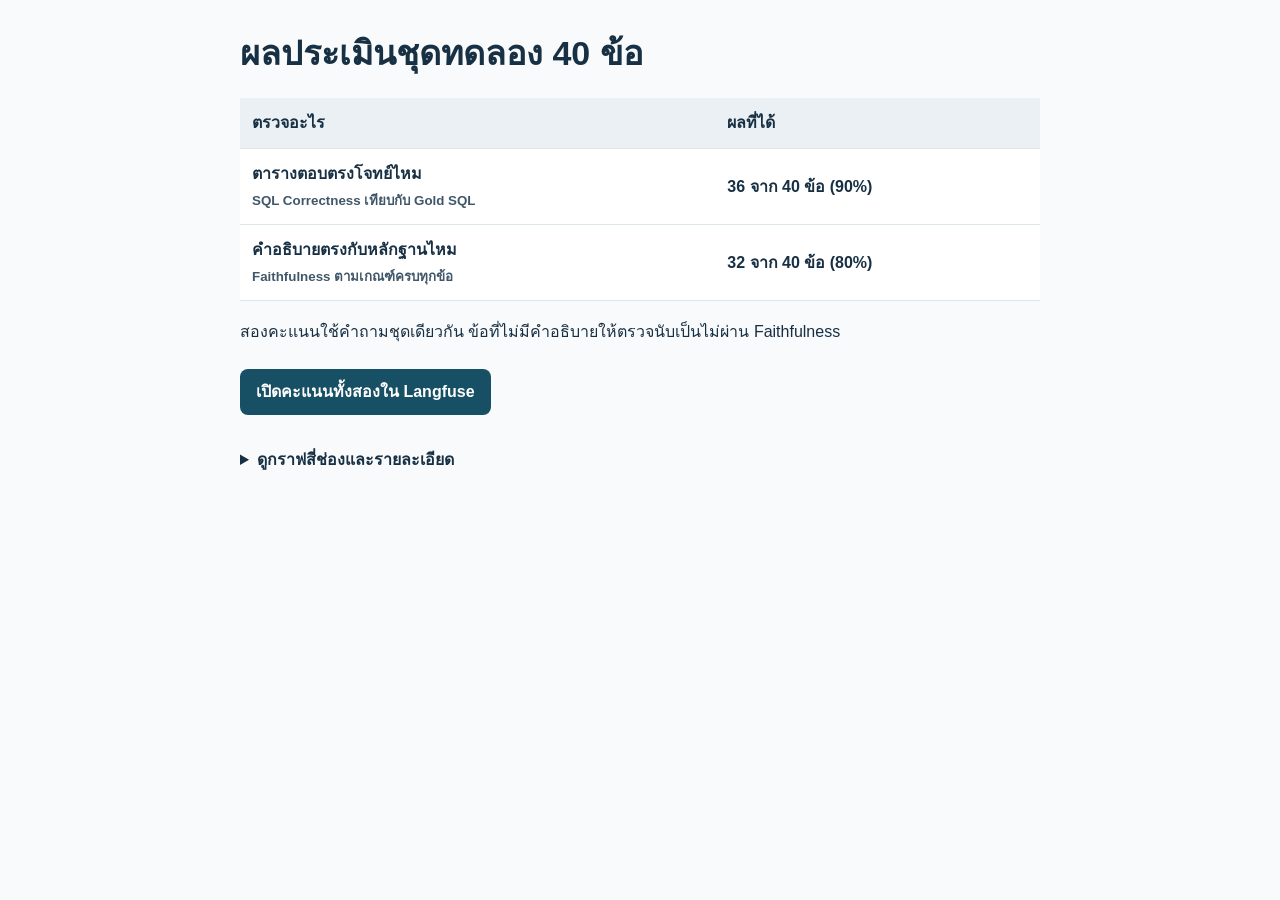
<file: reports/evaluation-quadrants.html>
<!doctype html><html lang="th"><meta charset="utf-8"><meta name="viewport" content="width=device-width,initial-scale=1"><title>Correctness × Faithfulness</title>
<style>
body{margin:0;background:#f8fafb;color:#183044;font:16px/1.6 'Segoe UI',Tahoma,sans-serif}main{max-width:800px;padding:26px 18px;margin:auto}h1{font-size:clamp(23px,5vw,34px);margin:0}.chart{display:grid;grid-template-columns:auto 1fr;gap:12px;margin:24px 0}.y{writing-mode:vertical-rl;transform:rotate(180deg);text-align:center;font-weight:bold}.grid{display:grid;grid-template-columns:repeat(2,minmax(0,1fr));gap:9px}section{border-radius:12px;padding:clamp(9px,3vw,22px);min-height:108px}h2{font-size:1rem;margin:0}h2 span{display:block;font-size:1.9rem}section p{margin:.3em 0}.Q1{background:#c6e7f3}.Q2{background:#d6ebe2}.Q3{background:#f8dddd}.Q4{background:#fae8c9}.x{grid-column:2;text-align:center;font-weight:bold}small{color:#40576a}
</style><style>
.summary{border-collapse:collapse;width:100%;margin:18px 0;background:white}.summary th,.summary td{text-align:left;padding:12px;border-bottom:1px solid #dce6eb}.summary thead{background:#eaf0f3}.summary strong{white-space:nowrap}details{margin:24px 0}summary{cursor:pointer;font-weight:bold}
.action{display:inline-block;margin:8px 0;padding:10px 16px;border-radius:8px;background:#174f64;color:#fff;text-decoration:none;font-weight:600}.action:focus-visible{outline:3px solid #216582;outline-offset:3px}
</style><main><h1>ผลประเมินชุดทดลอง 40 ข้อ</h1>
<table class="summary"><thead><tr><th scope="col">ตรวจอะไร</th><th scope="col">ผลที่ได้</th></tr></thead><tbody>
<tr><th scope="row">ตารางตอบตรงโจทย์ไหม<br><small>SQL Correctness เทียบกับ Gold SQL</small></th><td><strong>36 จาก 40 ข้อ (90%)</strong></td></tr>
<tr><th scope="row">คำอธิบายตรงกับหลักฐานไหม<br><small>Faithfulness ตามเกณฑ์ครบทุกข้อ</small></th><td><strong>32 จาก 40 ข้อ (80%)</strong></td></tr>
</tbody></table>
<p>สองคะแนนใช้คำถามชุดเดียวกัน ข้อที่ไม่มีคำอธิบายให้ตรวจนับเป็นไม่ผ่าน Faithfulness</p>
<a class="action" href="http://localhost:3000/project/customer-intelligence-evaluation/scores/analytics?score1=sql_result_correctness-NUMERIC-API&amp;objectType=trace&amp;dateRange=7d&amp;score2=faithfulness_pass-NUMERIC-API">เปิดคะแนนทั้งสองใน Langfuse</a>
<details><summary>ดูกราฟสี่ช่องและรายละเอียด</summary><div class="chart"><div class="y">Faithfulness สูงขึ้น ↑</div><div class="grid"><section class="Q2"><h2>Q2 <span>2 ข้อ</span></h2><p>ผลไม่ตรงโจทย์<br>คำอธิบายมีหลักฐานรองรับ</p></section><section class="Q1"><h2>Q1 <span>30 ข้อ</span></h2><p>ผลตรงโจทย์<br>คำอธิบายมีหลักฐานรองรับ</p></section><section class="Q3"><h2>Q3 <span>2 ข้อ</span></h2><p>ผลไม่ตรงโจทย์<br>ไม่ผ่านเกณฑ์ Faithfulness</p></section><section class="Q4"><h2>Q4 <span>6 ข้อ</span></h2><p>ผลตรงโจทย์<br>ไม่ผ่านเกณฑ์ Faithfulness</p></section></div><div class="x">Correctness สูงขึ้น →</div></div>
<p><strong>8 ข้อที่ไม่มีคำอธิบายให้ตรวจนับเป็นไม่ผ่าน</strong> เพราะ 6 ข้อคืนเฉพาะตารางและ 2 ข้อถามกลับ</p>
<p><small>เกณฑ์ของหน้านี้: Correctness สูง = ตรงกับ Gold SQL ส่วน Faithfulness สูง = ผู้ตรวจให้ผ่านทุกข้ออ้าง กลุ่มต่ำรวมข้อที่ไม่มีคำอธิบายให้ตรวจด้วย</small></p>
<p><small>Q2 ในชุดนี้: ตัวเลขตรง แต่ตารางมีคอลัมน์เดือนเกินจากที่ขอ ส่วนคำอธิบายสอดคล้องกับ SQL ที่รัน</small></p>
</details></main></html>
</file>
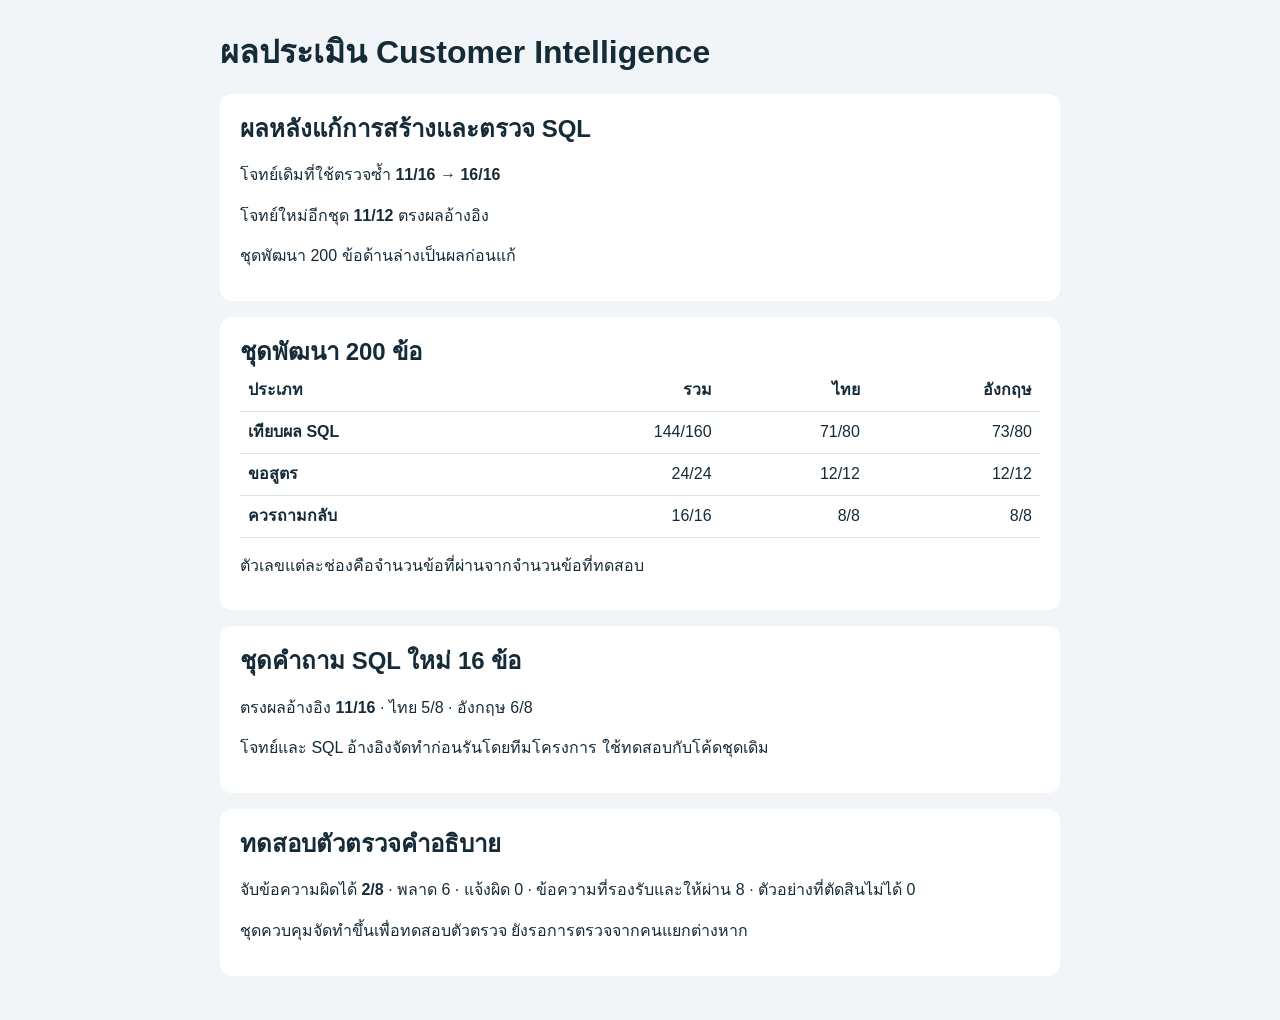
<file: reports/evaluation-scores.html>
<!doctype html>
<html lang="th"><meta charset="utf-8"><meta name="viewport" content="width=device-width,initial-scale=1">
<title>ผลประเมิน Customer Intelligence</title>
<style>
body{margin:0;background:#f1f5f7;color:#152b38;font:16px/1.55 'Segoe UI',Tahoma,sans-serif}
main{max-width:840px;margin:auto;padding:28px 20px}
section{margin:16px 0;padding:16px 20px;background:#fff;border-radius:12px}
h1,h2{margin:0}table{width:100%;border-collapse:collapse}
th,td{padding:8px;text-align:right;border-bottom:1px solid #d8e4e8}
th:first-child{text-align:left}
</style>
<main><h1>ผลประเมิน Customer Intelligence</h1><section><h2>ผลหลังแก้การสร้างและตรวจ SQL</h2><p>โจทย์เดิมที่ใช้ตรวจซ้ำ <strong>11/16 → 16/16</strong></p><p>โจทย์ใหม่อีกชุด <strong>11/12</strong> ตรงผลอ้างอิง</p><p>ชุดพัฒนา 200 ข้อด้านล่างเป็นผลก่อนแก้</p></section>
<section><h2>ชุดพัฒนา 200 ข้อ</h2>
<table><thead><tr><th scope="col">ประเภท</th><th scope="col">รวม</th>
<th scope="col">ไทย</th><th scope="col">อังกฤษ</th></tr></thead>
<tbody><tr><th scope='row'>เทียบผล SQL</th><td>144/160</td><td>71/80</td><td>73/80</td></tr><tr><th scope='row'>ขอสูตร</th><td>24/24</td><td>12/12</td><td>12/12</td></tr><tr><th scope='row'>ควรถามกลับ</th><td>16/16</td><td>8/8</td><td>8/8</td></tr></tbody></table>
<p>ตัวเลขแต่ละช่องคือจำนวนข้อที่ผ่านจากจำนวนข้อที่ทดสอบ</p></section>
<section><h2>ชุดคำถาม SQL ใหม่ 16 ข้อ</h2>
<p>ตรงผลอ้างอิง <strong>11/16</strong>
 · ไทย 5/8
 · อังกฤษ 6/8</p>
<p>โจทย์และ SQL อ้างอิงจัดทำก่อนรันโดยทีมโครงการ ใช้ทดสอบกับโค้ดชุดเดิม</p></section>
<section><h2>ทดสอบตัวตรวจคำอธิบาย</h2>
<p>จับข้อความผิดได้ <strong>2/8</strong>
 · พลาด 6 · แจ้งผิด 0 · ข้อความที่รองรับและให้ผ่าน 8
 · ตัวอย่างที่ตัดสินไม่ได้ 0</p>
<p>ชุดควบคุมจัดทำขึ้นเพื่อทดสอบตัวตรวจ ยังรอการตรวจจากคนแยกต่างหาก</p>
</section></main></html>
</file>
